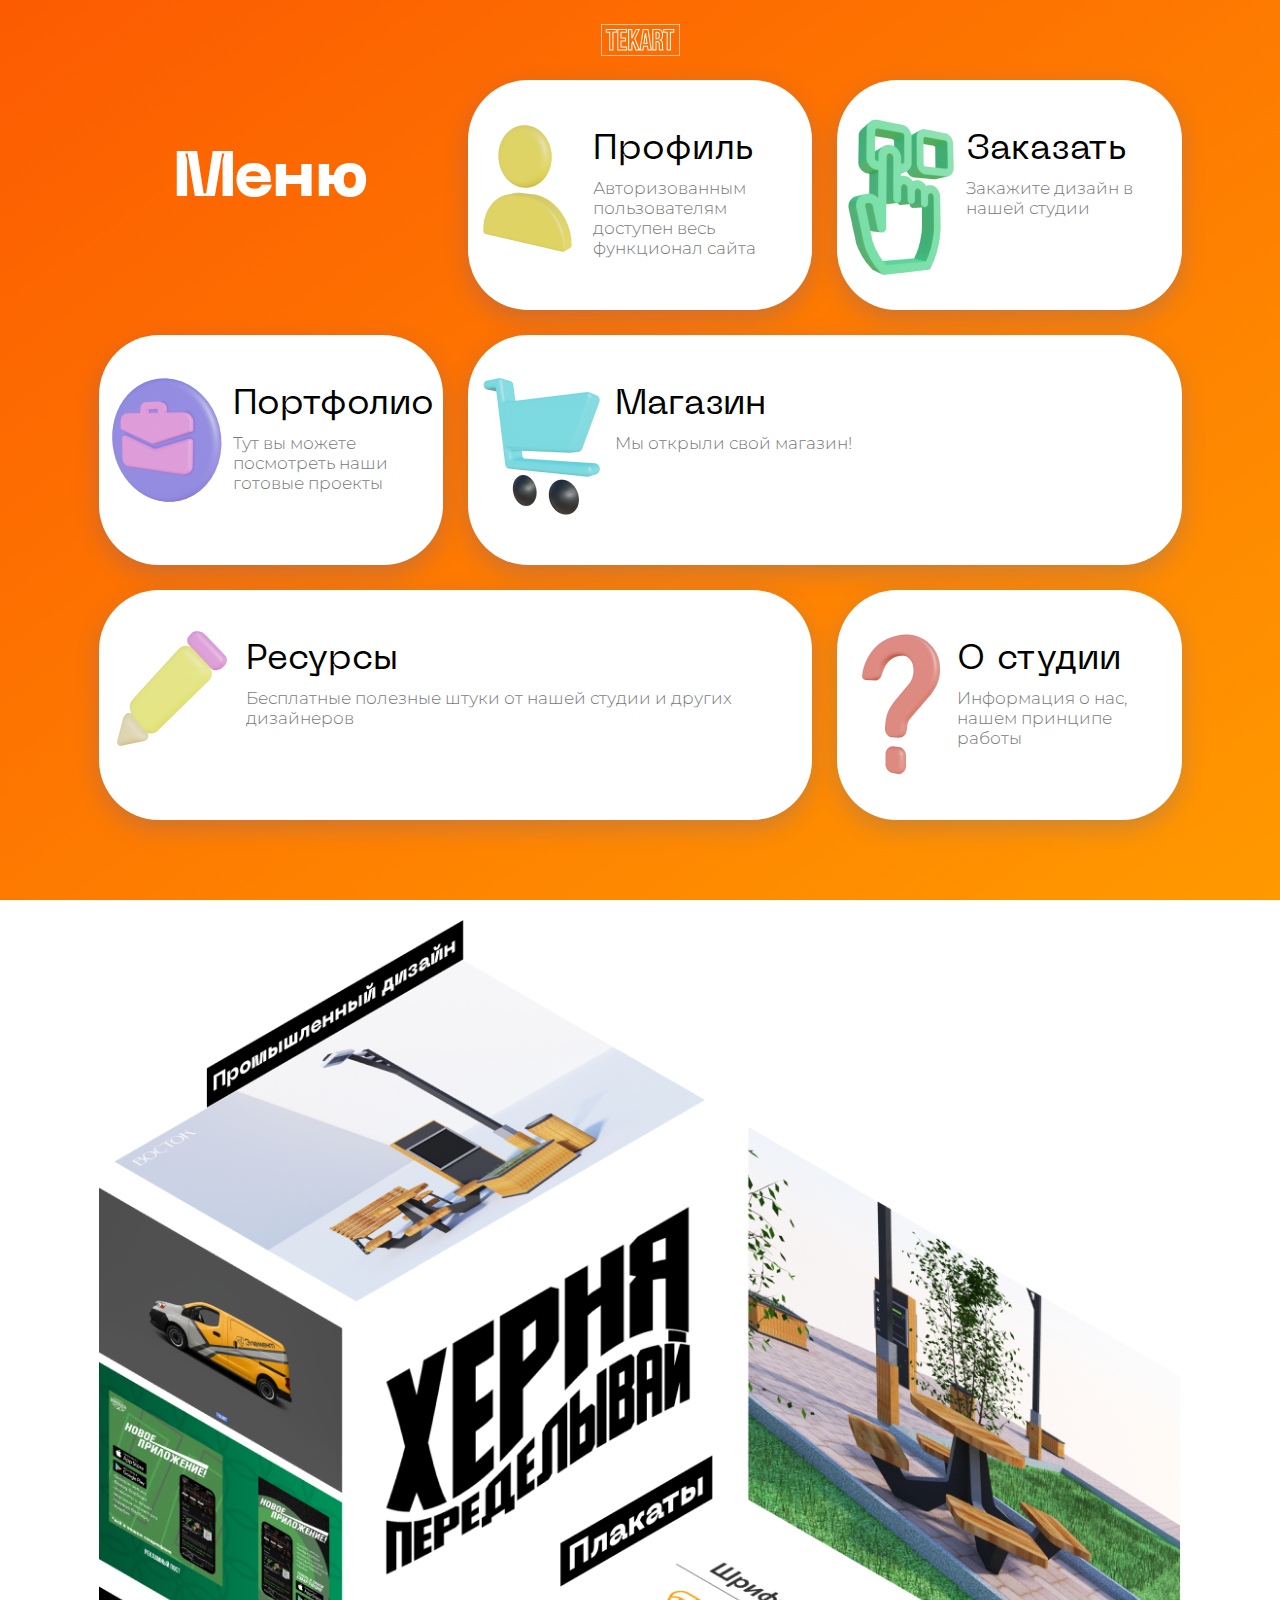
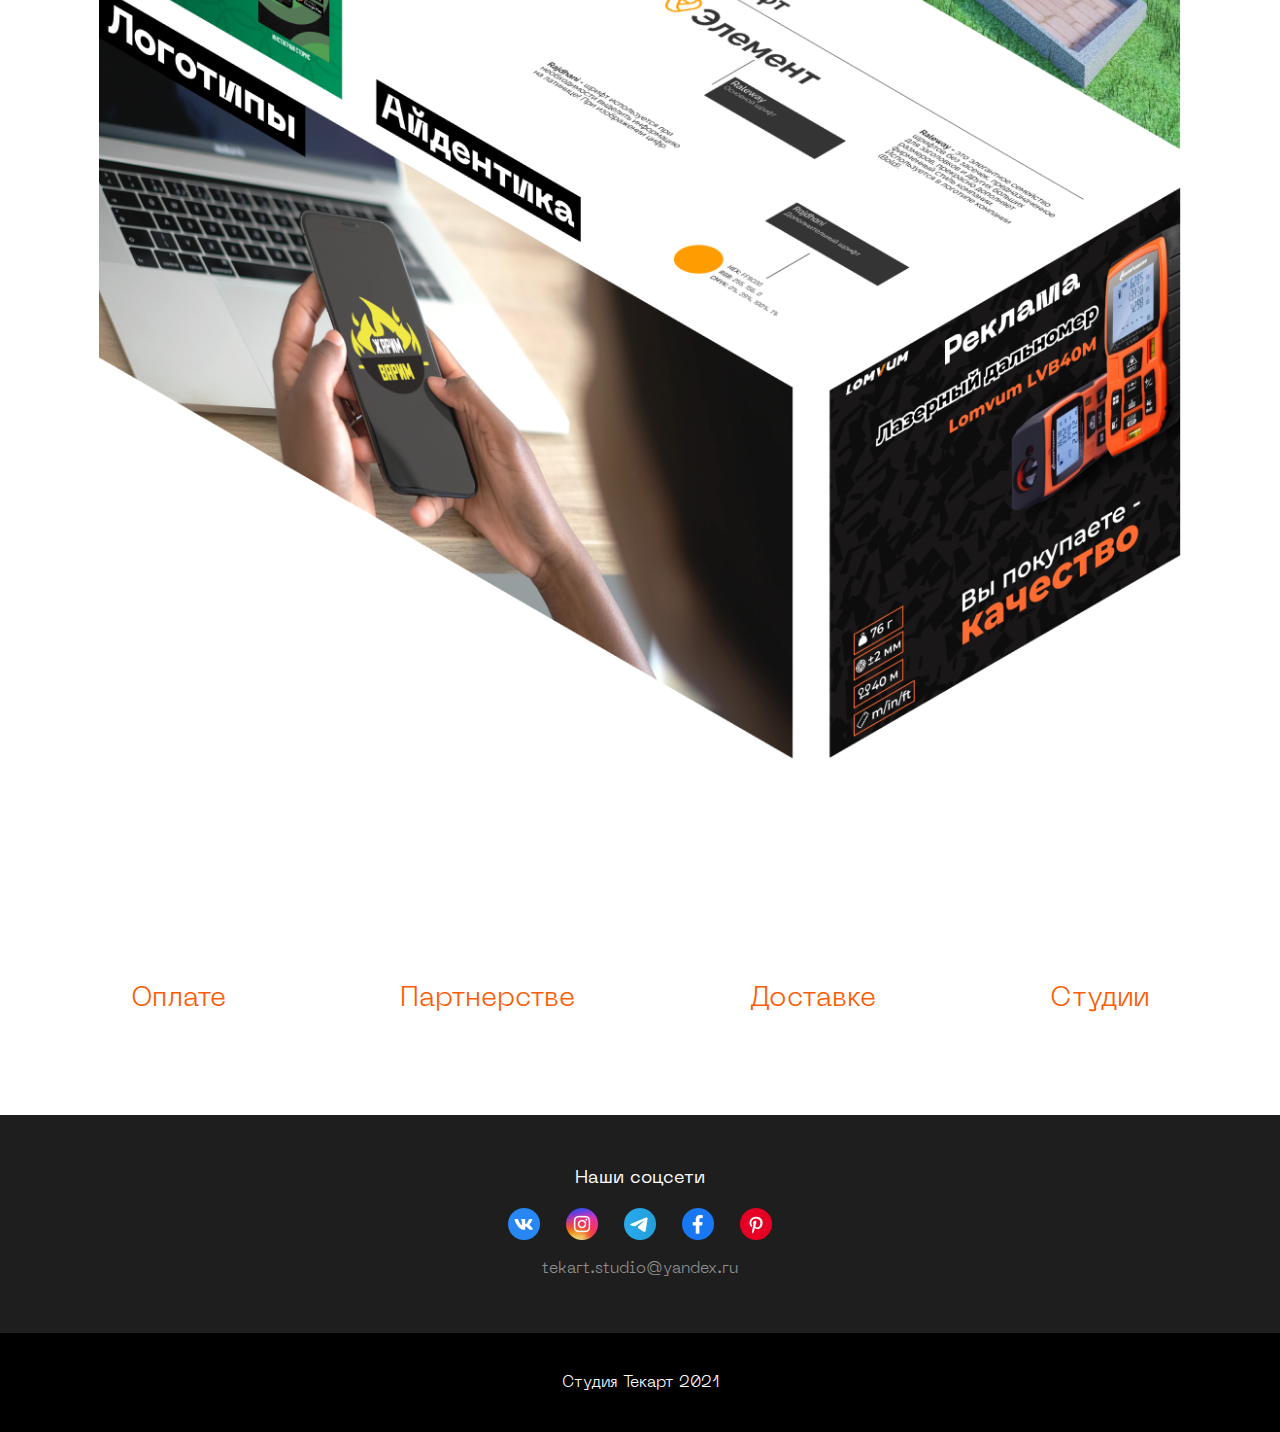
<file: index.html>
<!DOCTYPE html>
<html lang="en">

<head>
  <meta charset="UTF-8">
  <meta name="viewport" content="width=device-width, initial-scale=1.0">
  <title>Студия Текарт</title>
  <link rel="stylesheet" href="css/style.min.css">
</head>

<body class="body__main">
 <div class="container-pink"></div>
  <header class="header">
    <div class="container">
      <div class="header__inner">
        <a class="logo" href="#">
          <img src="images/Logo.svg" alt="">
        </a>
      </div>
    </div>
  </header>
  <div class="wrapper">
    <main class="main">

    <section class="menu">
        <div class="container">
          <div class="menu__box">
          <div class="menu__title">Меню</div>
          <a class="menu__link" href="user.html"><div class="menu__item">
            <img src="images/menu-icon/user.png" alt=""><div class="menu__info"> Профиль <p>Авторизованным пользователям <br> доступен весь функционал сайта </p></div>
          </div></a>
          <a class="menu__link" href="order.html"><div class="menu__item">
            <img src="images/menu-icon/choise.png" alt=""><div class="menu__info"> Заказать <p>Закажите дизайн в нашей студии</p></div>
          </div></a>
          <a class="menu__link" href=""><div class="menu__item">
            <img src="images/menu-icon/portfile.png" alt=""><div class="menu__info"> Портфолио <p>Тут вы можете посмотреть наши готовые проекты</p></div>
          </div></a>
          <a class="menu__link" href="shop.html"><div class="menu__item">
            <img src="images/menu-icon/basket.png" alt=""><div class="menu__info"> Магазин <p>Мы открыли свой магазин!</p></div>
          </div></a>
          <a class="menu__link" href="resources.html"><div class="menu__item">
            <img src="images/menu-icon/pencil.png" alt=""><div class="menu__info"> Ресурсы <p>Бесплатные полезные штуки от нашей студии и других дизайнеров</p></div>
          </div></a>
          <a class="menu__link" href="about.html"><div class="menu__item">
            <img src="images/menu-icon/about.png" alt=""><div class="menu__info">О студии <p>Информация о нас,<br> нашем принципе<br> работы</p></div>
          </div></a>
          </div>
        </div>
    </section>

    <section class="done">
      <div class="container">
        <img src="images/info_main.png" alt="">
      </div>
    </section>

    <section class="info">
      <div class="container">
        <h2 class="info__title">Возможно, вам нужна информация о</h2>
        <ul class="info__list">
          <li class="info__item"><a href="payment.html" class="info__link">Оплате</a></li>
          <li class="info__item"><a href="partner.html" class="info__link">Партнерстве</a></li>
          <li class="info__item"><a href="" class="info__link">Доставке</a></li>
          <li class="info__item"><a href="about.html" class="info__link">Студии</a></li>
        </ul>
      </div>
    </section>
       
    </main>
  </div>
    <footer class="footer">
      <div class="footer__content">
        <div class="container">
          <div class="footer__inner">
            <h2 class="footer__title">Наши соцсети</h2>
            <ul class="footer__social">
              <li class="footer__social-item">
                <a href="https://vk.com/false_techart" class="footer__social-link"><img src="images/social/VK.png" alt=""></a>
              </li>
              <li class="footer__social-item">
                <a href="https://www.instagram.com/tekart.ru/" class="footer__social-link"><img src="images/social/Instagram.png" alt=""></a>
              </li>
              <li class="footer__social-item">
                <a href="https://t.me/tekkkart" class="footer__social-link"><img src="images/social/Telegram.png" alt=""></a>
              </li>
              <li class="footer__social-item">
                <a href="https://www.facebook.com/groups/tekart" class="footer__social-link"><img src="images/social/Facebook.png" alt=""></a>
              </li>
              <li class="footer__social-item">
                <a href="https://www.pinterest.ru/tekartru" class="footer__social-link"><img src="images/social/Pinterest.png" alt=""></a>
              </li>
            </ul>
            <a href="mailto:tekart.studio@yandex.ru" class="footer__email">tekart.studio@yandex.ru</a>
          </div>
        </div>
      </div>
      <div class="footer__copyright">
        Студия Текарт 2021
      </div>
    </footer>

  </div>



  <script src="js/main.min.js"></script>
</body>

</html>
</file>
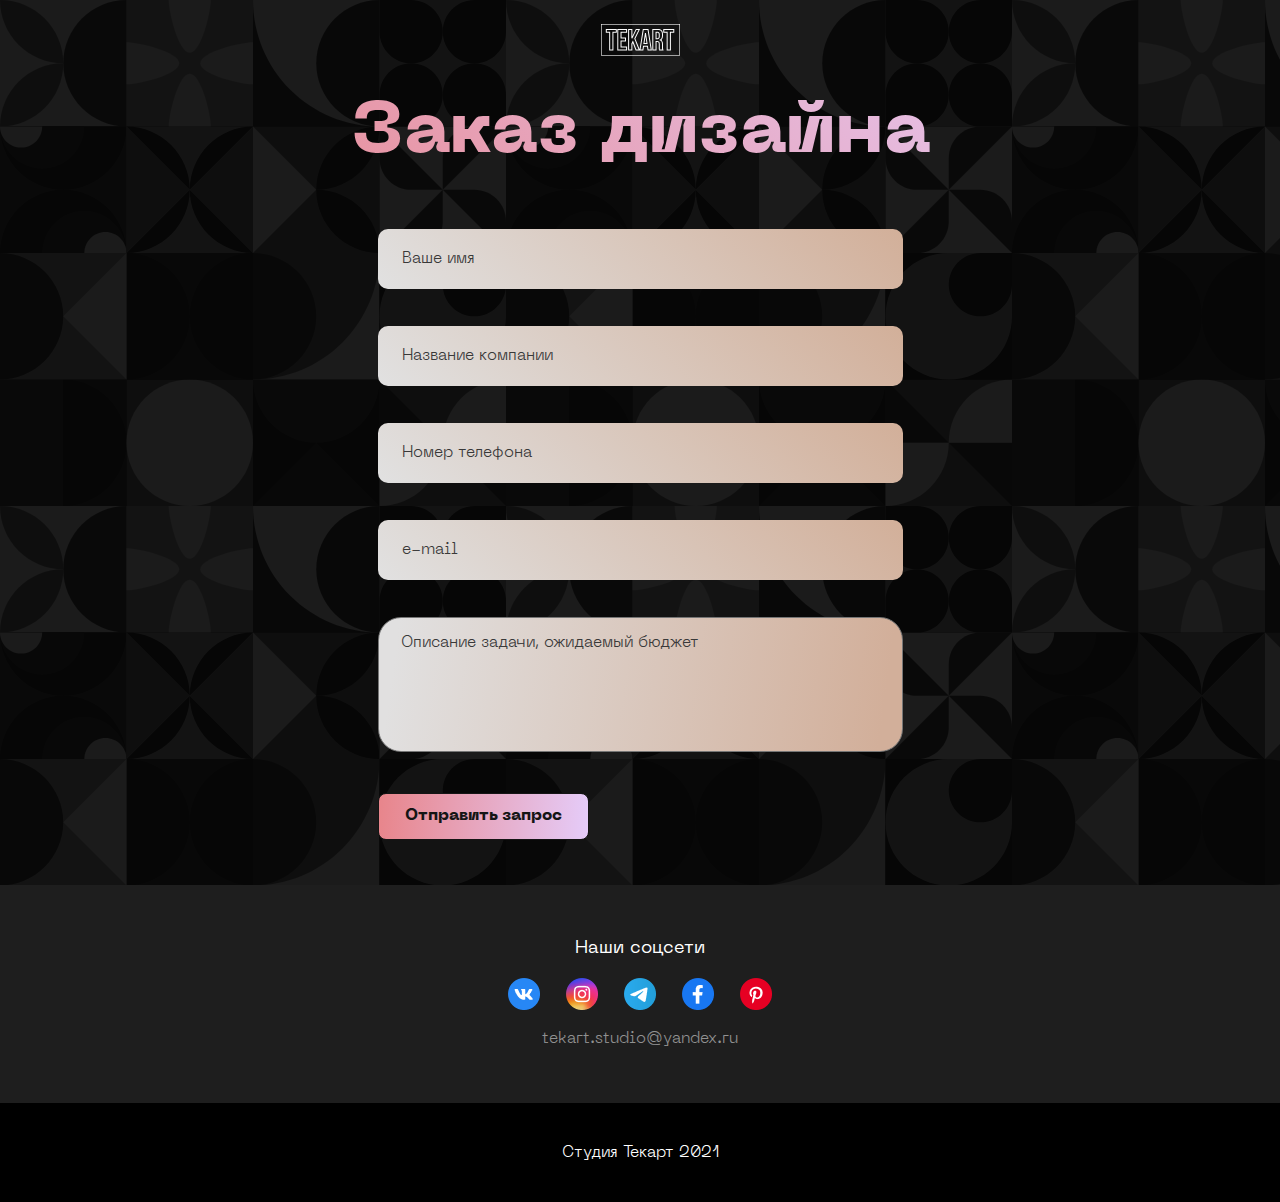
<file: order.html>
<!DOCTYPE html>
<html lang="en">

<head>
  <meta charset="UTF-8">
  <meta name="viewport" content="width=device-width, initial-scale=1.0">
  <title>Студия Текарт</title>
  <link rel="stylesheet" href="css/style.min.css">
</head>

<body class="body__about">

  <header class="header">
      <div class="header__inner">
        <div class="container">
        <a class="logo" href="#">
          <img src="images/Logo.svg" alt="">
        </a>
      </div>
    </div>
  </header>

  <div class="wrapper">
    <main class="main">
        <section class="order">
          <div class="container">
          <h2 class="order__title">Заказ дизайна</h2>
          <div class="container-form">
          <form class="order__form">
            <input class="order__form-input" placeholder="Ваше имя" type="text">
            <input class="order__form-input" placeholder="Название компании" type="text">
            <input class="order__form-input" placeholder="Номер телефона" type="tel">
            <input class="order__form-input" placeholder="e-mail" type="email">
            <textarea class="order__form-area" placeholder="Описание задачи, ожидаемый бюджет"></textarea>
            <button class="order__form-btn" type="submit" >Отправить запрос</button>
          </form>
          </div>
        </div>
        </section>
    </main>

    <footer class="footer">
      <div class="footer__content">
        <div class="container">
          <div class="footer__inner">
            <h2 class="footer__title">Наши соцсети</h2>
            <ul class="footer__social">
              <li class="footer__social-item">
                <a href="https://vk.com/false_techart" class="footer__social-link"><img src="images/social/VK.png" alt=""></a>
              </li>
              <li class="footer__social-item">
                <a href="https://www.instagram.com/tekart.ru/" class="https://www.instagram.com/tekart.ru/"><img src="images/social/Instagram.png" alt=""></a>
              </li>
              <li class="footer__social-item">
                <a href="https://t.me/tekkkart" class="footer__social-link"><img src="images/social/Telegram.png" alt=""></a>
              </li>
              <li class="footer__social-item">
                <a href="https://www.facebook.com/groups/tekart" class="footer__social-link"><img src="images/social/Facebook.png" alt=""></a>
              </li>
              <li class="footer__social-item">
                <a href="https://www.pinterest.ru/tekartru" class="footer__social-link"><img src="images/social/Pinterest.png" alt=""></a>
              </li>
            </ul>
            <a href="mailto:tekart.studio@yandex.ru" class="footer__email">tekart.studio@yandex.ru</a>
          </div>
        </div>
      </div>
      <div class="footer__copyright">
        Студия Текарт 2021
      </div>
    </footer>
  </div>



  <script src="js/main.min.js"></script>
</body>

</html>
</file>
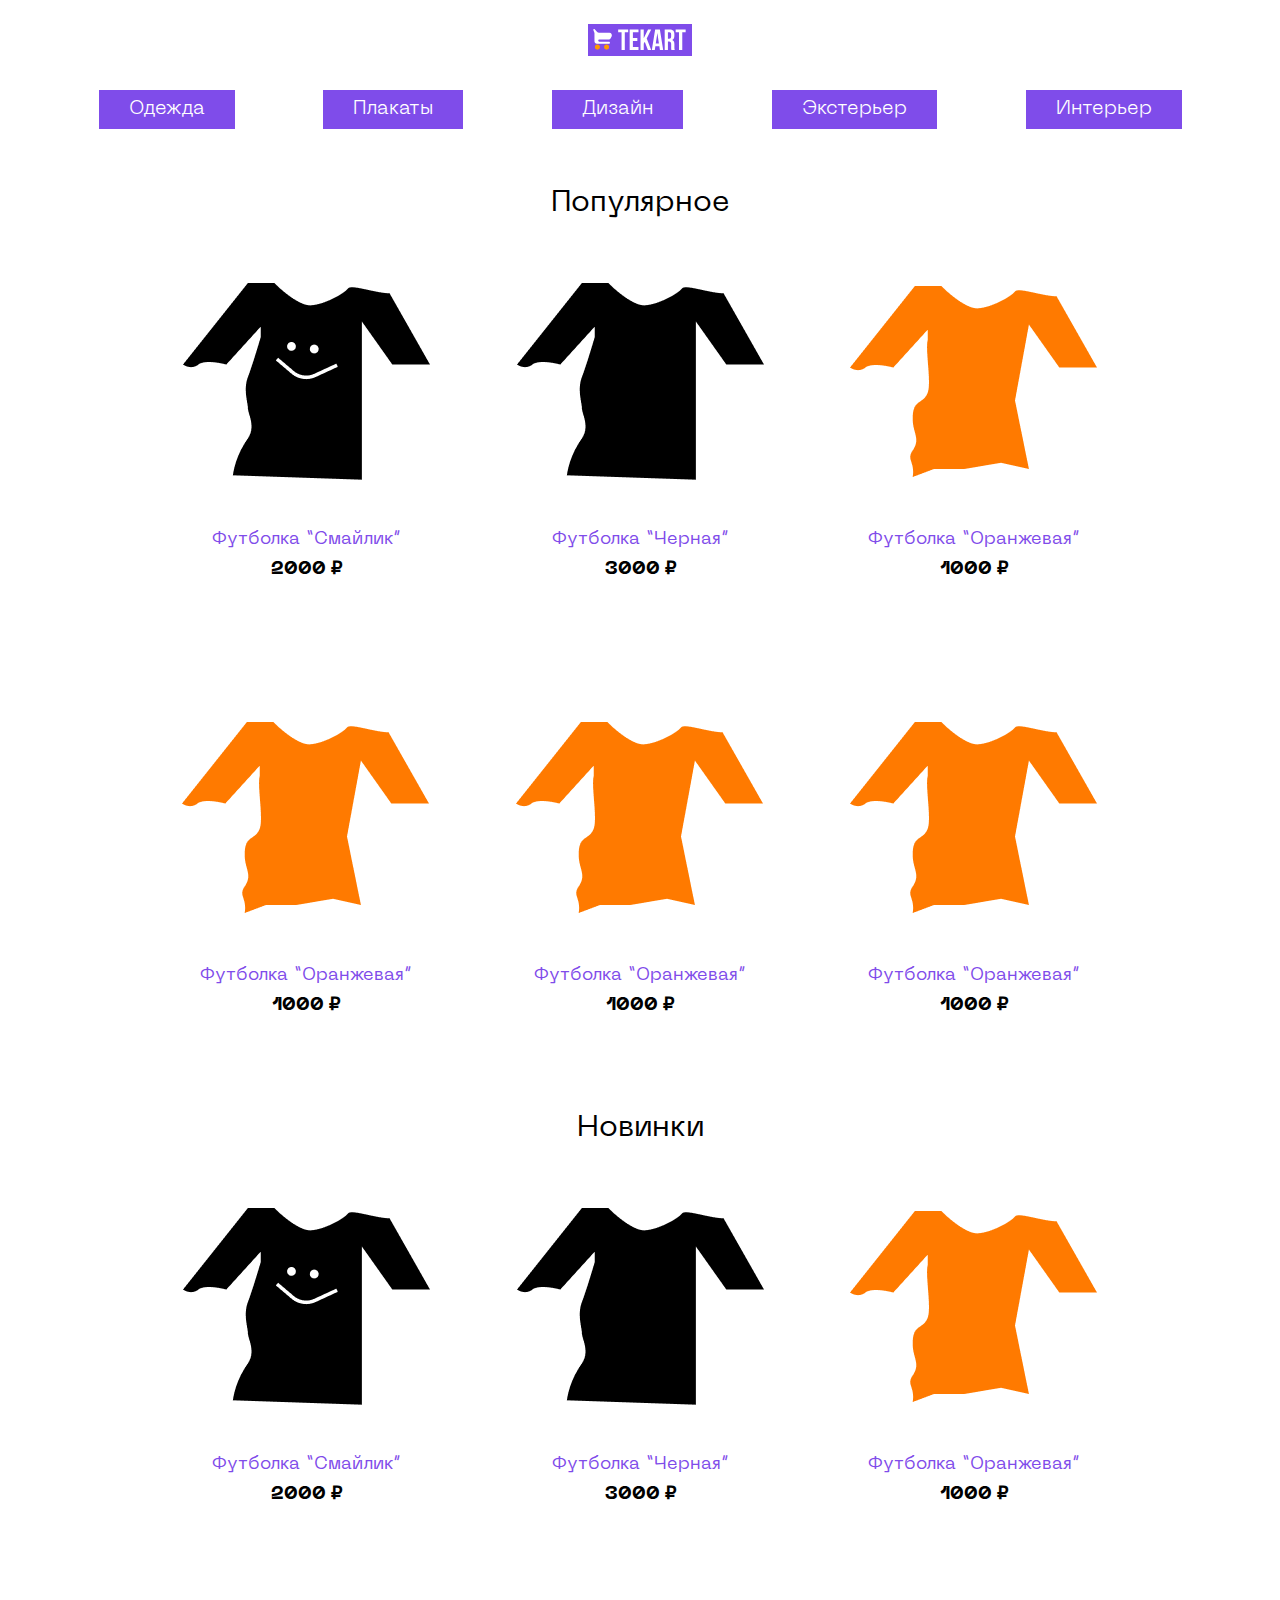
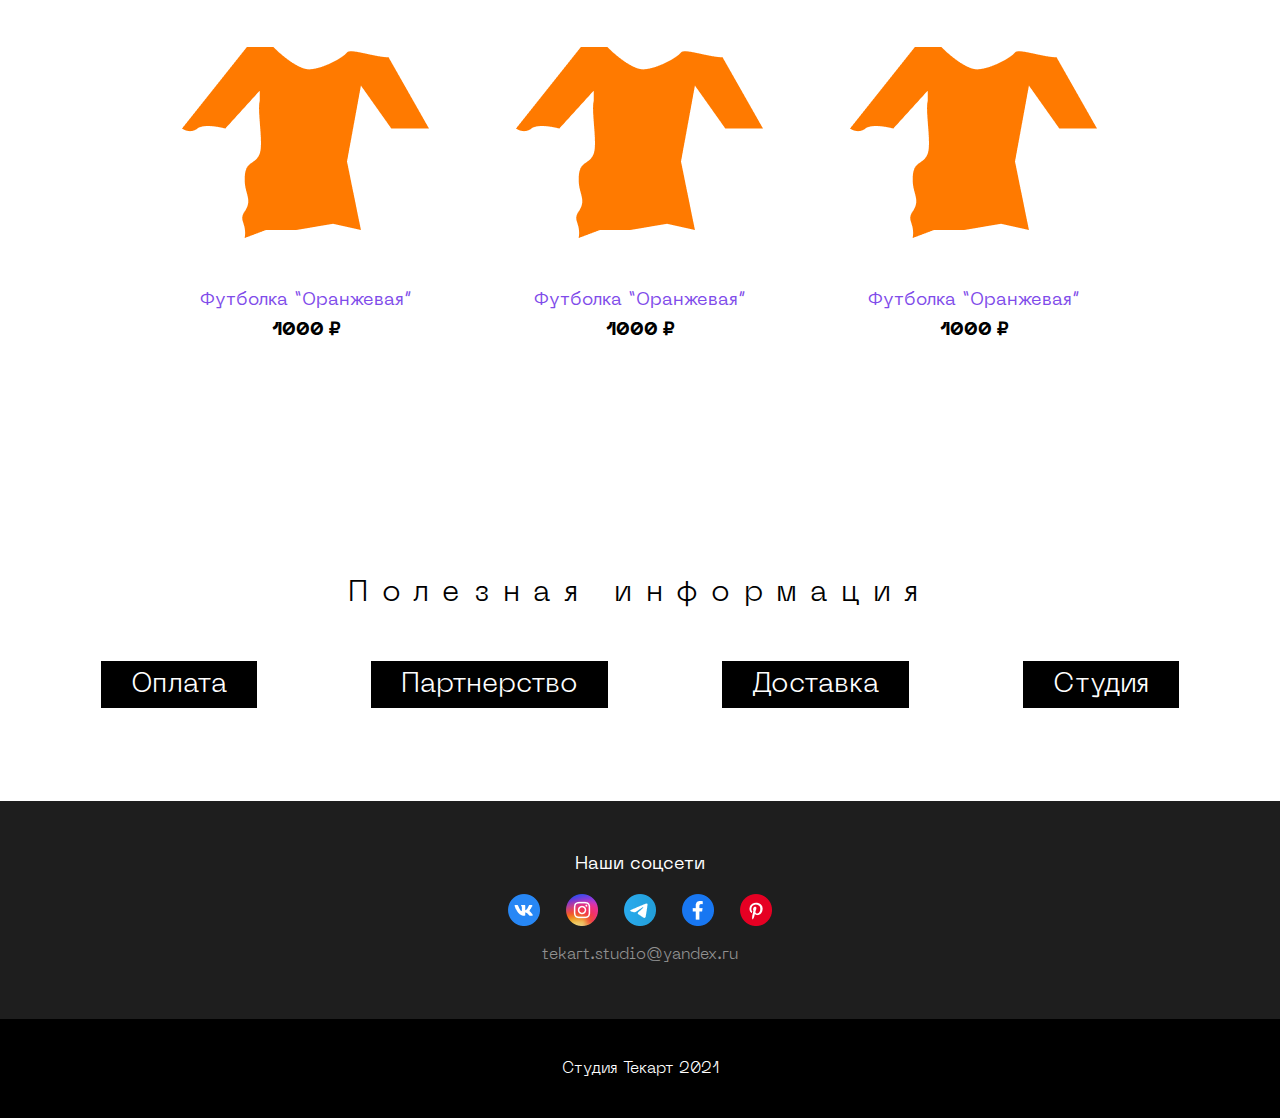
<file: shop.html>
<!DOCTYPE html>
<html lang="en">

<head>
  <meta charset="UTF-8">
  <meta name="viewport" content="width=device-width, initial-scale=1.0">
  <title>Студия Текарт</title>
  <link rel="stylesheet" href="css/style.min.css">
</head>

<body>

  <header class="header">
    <div class="container">
      <div class="header__inner">
        <a class="logo" href="#">
          <img src="images/Logo_shop.svg" alt="">
        </a>
      </div>
    </div>
  </header>
  <div class="wrapper">

    <section class="navigation navigation--shop">
      <div class="container">
        <nav class="navigation__container">
          <ul class="navigation__list">
            <li class="navigation__list-item">
              <a href="" class="navigation__link navigation__link--shop">Одежда</a>
            </li>
            <li class="navigation__list-item">
              <a href="" class="navigation__link navigation__link--shop">Плакаты</a>
              <ul class="submenu">
                <li><a class="submenu__link" href="">Постеры</a></li>
                <li><a class="submenu__link" href="">Карты</a></li>
                <li><a class="submenu__link" href="">Инструкции</a></li>
              </ul>
            </li>
            <li class="navigation__list-item">
              <a href="" class="navigation__link navigation__link--shop">Дизайн</a>
              <ul class="submenu">
                <li><a class="submenu__link" href="">Шрифты</a></li>
                <li><a class="submenu__link" href="">Паттерны</a></li>
                <li><a class="submenu__link" href="">Иконки</a></li>
              </ul>
            </li>
            <li class="navigation__list-item">
              <a href="" class="navigation__link navigation__link--shop">Экстерьер</a>
            </li>
            <li class="navigation__list-item">
              <a href="" class="navigation__link navigation__link--shop">Интерьер</a>
            </li>
          </ul>
        </nav>
      </div>
    </section>

    <main class="main">
      <div class="container-shop">
        <h2 class="shop-title">Популярное</h2>
        <div class="catalog">
          <div class="catalog__item">
            <a href="#" class="product">
              <img class="product__img" src="images/content/Smile.png" alt="">
              <div class="product__content">
                <h3 class="product__title">Футболка “Смайлик”</h3>
                <div class="product__info">2000 &#8381;</div>
              </div>
            </a>
          </div>
          <div class="catalog__item">
            <a href="#" class="product">
              <img class="product__img" src="images/content/black.png" alt="">
              <div class="product__content">
                <h3 class="product__title">Футболка “Черная”</h3>
                <div class="product__info">3000 &#8381;</div>
              </div>
            </a>
          </div>
          <div class="catalog__item">
            <a href="#" class="product">
              <img class="product__img" src="images/content/orange.png" alt="">
              <div class="product__content">
                <h3 class="product__title">Футболка “Оранжевая”</h3>
                <div class="product__info">1000 &#8381;</div>
              </div>
            </a>
          </div>
          <div class="catalog__item">
            <a href="#" class="product">
              <img class="product__img" src="images/content/orange.png" alt="">
              <div class="product__content">
                <h3 class="product__title">Футболка “Оранжевая”</h3>
                <div class="product__info">1000 &#8381;</div>
              </div>
            </a>
          </div>
          <div class="catalog__item">
            <a href="#" class="product">
              <img class="product__img" src="images/content/orange.png" alt="">
              <div class="product__content">
                <h3 class="product__title">Футболка “Оранжевая”</h3>
                <div class="product__info">1000 &#8381;</div>
              </div>
            </a>
          </div>
          <div class="catalog__item">
            <a href="#" class="product">
              <img class="product__img" src="images/content/orange.png" alt="">
              <div class="product__content">
                <h3 class="product__title">Футболка “Оранжевая”</h3>
                <div class="product__info">1000 &#8381;</div>
              </div>
            </a>
          </div>
        </div>

        <h2 class="shop-title">Новинки</h2>
        <div class="catalog">
          <div class="catalog__item">
            <a href="#" class="product">
              <img class="product__img" src="images/content/Smile.png" alt="">
              <div class="product__content">
                <h3 class="product__title">Футболка “Смайлик”</h3>
                <div class="product__info">2000 &#8381;</div>
              </div>
            </a>
          </div>
          <div class="catalog__item">
            <a href="#" class="product">
              <img class="product__img" src="images/content/black.png" alt="">
              <div class="product__content">
                <h3 class="product__title">Футболка “Черная”</h3>
                <div class="product__info">3000 &#8381;</div>
              </div>
            </a>
          </div>
          <div class="catalog__item">
            <a href="#" class="product">
              <img class="product__img" src="images/content/orange.png" alt="">
              <div class="product__content">
                <h3 class="product__title">Футболка “Оранжевая”</h3>
                <div class="product__info">1000 &#8381;</div>
              </div>
            </a>
          </div>
          <div class="catalog__item">
            <a href="#" class="product">
              <img class="product__img" src="images/content/orange.png" alt="">
              <div class="product__content">
                <h3 class="product__title">Футболка “Оранжевая”</h3>
                <div class="product__info">1000 &#8381;</div>
              </div>
            </a>
          </div>
          <div class="catalog__item">
            <a href="#" class="product">
              <img class="product__img" src="images/content/orange.png" alt="">
              <div class="product__content">
                <h3 class="product__title">Футболка “Оранжевая”</h3>
                <div class="product__info">1000 &#8381;</div>
              </div>
            </a>
          </div>
          <div class="catalog__item">
            <a href="#" class="product">
              <img class="product__img" src="images/content/orange.png" alt="">
              <div class="product__content">
                <h3 class="product__title">Футболка “Оранжевая”</h3>
                <div class="product__info">1000 &#8381;</div>
              </div>
            </a>
          </div>
        </div>
     </div>
       <section class="info">
        <div class="container">
          <h3 class="shop__info-title">Полезная информация</h3>
          <ul class="info__list">
            <li class="info__item"><a href="payment.html" class="info__link info__link--shop">Оплата</a></li>
            <li class="info__item"><a href="partner.html" class="info__link info__link--shop">Партнерство</a></li>
            <li class="info__item"><a href="" class="info__link info__link--shop">Доставка</a></li>
            <li class="info__item"><a href="" class="info__link info__link--shop">Студия</a></li>
          </ul>
        </div>
      </section>
    </main>

    <footer class="footer">
      <div class="footer__content">
        <div class="container">
          <div class="footer__inner">
            <h2 class="footer__title">Наши соцсети</h2>
            <ul class="footer__social">
              <li class="footer__social-item">
                <a href="https://vk.com/false_techart" class="footer__social-link"><img src="images/social/VK.png" alt=""></a>
              </li>
              <li class="footer__social-item">
                <a href="https://www.instagram.com/tekart.ru/" class="https://www.instagram.com/tekart.ru/"><img src="images/social/Instagram.png" alt=""></a>
              </li>
              <li class="footer__social-item">
                <a href="https://t.me/tekkkart" class="footer__social-link"><img src="images/social/Telegram.png" alt=""></a>
              </li>
              <li class="footer__social-item">
                <a href="https://www.facebook.com/groups/tekart" class="footer__social-link"><img src="images/social/Facebook.png" alt=""></a>
              </li>
              <li class="footer__social-item">
                <a href="https://www.pinterest.ru/tekartru" class="footer__social-link"><img src="images/social/Pinterest.png" alt=""></a>
              </li>
            </ul>
            <a href="mailto:tekart.studio@yandex.ru" class="footer__email">tekart.studio@yandex.ru</a>
          </div>
        </div>
      </div>
      <div class="footer__copyright">
        Студия Текарт 2021
      </div>
    </footer>

  </div>



  <script src="js/main.min.js"></script>
</body>

</html>
</file>
<file: css/style.min.css>
@import url("https://fonts.googleapis.com/css2?family=Montserrat:wght@100;200;300;400;500;600;700;800;900&display=swap");@font-face{font-family:'NeueMachina';src:url("../fonts/NeueMachina-Light.eot");src:local("☺"),url("../fonts/NeueMachina-Light.woff") format("woff"),url("fonts/NeueMachina-Light.ttf") format("truetype"),url("fonts/NeueMachina-Light.svg") format("svg");font-weight:300;font-style:normal}@font-face{font-family:'NeueMachina';src:url("../fonts/NeueMachina-Regular.eot");src:local("☺"),url("../fonts/NeueMachina-Regular.woff") format("woff"),url("fonts/NeueMachina-Regular.ttf") format("truetype"),url("fonts/NeueMachina-Regular.svg") format("svg");font-weight:normal;font-style:normal}@font-face{font-family:'NeueMachina';src:url("../fonts/NeueMachina-Ultrabold.eot");src:local("☺"),url("../fonts/NeueMachina-Ultrabold.woff") format("woff"),url("fonts/NeueMachina-Ultrabold.ttf") format("truetype"),url("fonts/NeueMachina-Ultrabold.svg") format("svg");font-weight:800;font-style:normal}html{-webkit-box-sizing:border-box;box-sizing:border-box}*,*::after,*::before{-webkit-box-sizing:inherit;box-sizing:inherit}ul[class],ol[class]{padding:0}body,h1,h2,h3,h4,h5,h6,p,ul,ol,li,figure,figcaption,blockquote,dl,dd{margin:0}ul[class]{list-style:none}img{max-width:100%;display:block}input,button,textarea,select{font:inherit}a{text-decoration:none}html,body{height:100%;font-family:'NeueMachina'}.body__main{background:#F13EEC fixed;background:-webkit-gradient(linear, left top, right bottom, from(#FC5B01), to(#f90)) fixed;background:-o-linear-gradient(top left, #FC5B01, #f90) fixed;background:linear-gradient(to bottom right, #FC5B01, #f90) fixed;background-repeat:no-repeat}.body__order{background-color:#151515}.body__resources{background-color:#FFFFFF}.body__about{background-image:url(../images/background.svg)}.container-form{max-width:525px;margin:0 auto}.container-resources{max-width:819px;margin:0 auto}.container-shop{max-width:970px;margin:0 auto}.wrapper{display:-webkit-box;display:-ms-flexbox;display:flex;-webkit-box-orient:vertical;-webkit-box-direction:normal;-ms-flex-direction:column;flex-direction:column;min-height:100%}.main{-webkit-box-flex:1;-ms-flex:1 0 auto;flex:1 0 auto}.footer{-webkit-box-flex:0;-ms-flex:0 0 auto;flex:0 0 auto}.container{max-width:1113px;margin:0 auto;padding:0 15px}.info-title{margin-top:50px;margin-bottom:60px;text-align:center;font-weight:normal;font-size:48px;line-height:46px;color:#000000}.content-link{color:#0047FF}.content-info{padding-bottom:35px;font-family:Montserrat;font-weight:normal;font-size:18px}.info-content{margin-bottom:40px;font-family:Montserrat;font-style:normal;font-weight:normal;font-size:18px;line-height:135%;color:#000000}.content-title{margin-bottom:13px;font-family:Montserrat;font-style:normal;font-weight:600;font-size:18px;line-height:135%;color:#000000}.content-title--attention{margin-top:50px;font-weight:500;padding-left:28px;position:relative}.content-title--attention::before{content:'';background-image:url(../images/menu-icon/attentation.svg);position:absolute;bottom:3px;left:0px;width:25px;height:19px}.navigation{margin-top:10px}.navigation__list{display:-webkit-box;display:-ms-flexbox;display:flex;-webkit-box-pack:justify;-ms-flex-pack:justify;justify-content:space-between;-ms-flex-wrap:nowrap;flex-wrap:nowrap}.navigation__list-item{-webkit-box-flex:0;-ms-flex:0 0 auto;flex:0 0 auto}.navigation__link{display:-webkit-box;display:-ms-flexbox;display:flex;padding:10px 30px;font-weight:300;font-size:20px;line-height:19px;color:#FFFFFF;border-radius:6px;background-color:#FC5B01;-webkit-transition:.3s;-o-transition:.3s;transition:.3s}.navigation__link:hover{background-color:#FF9900;border-radius:10px}.navigation__link--shop{background-color:#7F4CEA;border-radius:0}.navigation__link--shop:hover{background-color:#FC5B01;border-radius:0}.navigation--shop{margin-bottom:60px}.submenu{-webkit-box-shadow:2px 3px 10px rgba(0,0,0,0.5);box-shadow:2px 3px 10px rgba(0,0,0,0.5);background-color:#fff;text-align:center;position:absolute;display:none}.submenu__link{display:block;font-weight:300;padding:15px;font-size:20px;line-height:19px;color:#FC5B01;-webkit-transition:0.3s;-o-transition:0.3s;transition:0.3s}.submenu__link:hover{color:#fff;background:#FF9900}.navigation__list-item:hover .submenu{display:block}.header__inner{display:-webkit-box;display:-ms-flexbox;display:flex;-webkit-box-align:center;-ms-flex-align:center;align-items:center;height:80px}.logo{margin:auto}.footer__content{background-color:#1E1E1E;padding:50px 0 50px}.footer__title{text-align:center;color:#FFFFFF;font-weight:normal;font-size:18px;line-height:28px;margin-bottom:12px}.footer__social{-webkit-box-pack:center;-ms-flex-pack:center;justify-content:center;display:-webkit-box;display:-ms-flexbox;display:flex;margin-right:20px}.footer__social-item{margin-left:20px;border:3px solid transparent;border-radius:50px;-webkit-transition:0.3s;-o-transition:0.3s;transition:0.3s}.footer__social-item:hover{border:3px solid #FC5B01}.footer__email{display:block;text-align:center;font-weight:300;font-size:16px;line-height:28px;color:#919191;margin-top:12px;-webkit-transition:0.3s;-o-transition:0.3s;transition:0.3s}.footer__email:hover{color:#FFFFFF}.footer__copyright{background-color:#000;color:#FFFFFF;font-style:16px;font-weight:300;text-align:center;padding:42px 10px 41px}.menu__box{display:-ms-grid;display:grid;-ms-grid-columns:1fr 1fr 1fr;grid-template-columns:1fr 1fr 1fr;-ms-grid-rows:230px 230px 230px;grid-template-rows:230px 230px 230px;grid-gap:25px}.menu__title{color:#ffffff;text-align:center;vertical-align:center;font-weight:800;font-size:64px;line-height:200px}.menu__item{display:-webkit-box;display:-ms-flexbox;display:flex}.menu__link{color:#000000;font-weight:normal;font-size:36px;line-height:35px;background-color:#ffffff;-webkit-box-shadow:0px 8px 24px rgba(0,87,255,0.2);box-shadow:0px 8px 24px rgba(0,87,255,0.2);border-radius:60px;-webkit-transition:0.3s;-o-transition:0.3s;transition:0.3s}.menu__link p{margin-top:10px;color:#797979;font-family:Montserrat;font-style:normal;font-weight:300;font-size:17px;line-height:20px}.menu__link:hover{background-color:#1C1C1C;color:#ffffff}.menu__link:hover p{color:#A4A4A4}.menu__link:nth-child(5){-ms-grid-column:2;-ms-grid-column-span:2;grid-column:2 / 4}.menu__link:nth-child(6){-ms-grid-column:1;-ms-grid-column-span:2;grid-column:1 / 3}.menu__info{margin-top:53px;margin-left:5px}.menu img{margin-top:35px;margin-left:5px}.done{margin-top:100px}.info{margin-top:140px}.info__title{text-align:center;font-weight:300;font-size:35px;line-height:33px;color:#FFFFFF}.info__list{display:-webkit-box;display:-ms-flexbox;display:flex;-ms-flex-wrap:wrap;flex-wrap:wrap;-webkit-box-pack:justify;-ms-flex-pack:justify;justify-content:space-between;margin-top:50px;margin-bottom:100px}.info__link{font-weight:300;font-size:28px;line-height:33px;color:#FC5B01;padding:10px 30px;background-color:#ffffff;border:2px solid #FFFFFF;-webkit-box-sizing:border-box;box-sizing:border-box;border-radius:50px;-webkit-transition:0.3s;-o-transition:0.3s;transition:0.3s}.info__link:hover{color:#ffffff;background:none}.info__link--shop{border-radius:0;color:#fff;background-color:#000}.info__link--shop:hover{border-color:black;color:#000}.order{padding-top:20px;padding-bottom:45px}.order__title{text-align:center;font-weight:800;font-size:72px;line-height:69px;background:-o-linear-gradient(45deg, #E8858B, #E5CDFB);background:linear-gradient(45deg, #E8858B, #E5CDFB);-webkit-background-clip:text;-webkit-text-fill-color:transparent}.order__form{padding-top:60px}.order__form-input{background:-o-linear-gradient(45deg, #E1E1E1, #D2AF99);background:linear-gradient(45deg, #E1E1E1, #D2AF99);border:none;border-radius:10px;margin-bottom:37px;width:100%;padding:22px 24px}.order__form-input::-webkit-input-placeholder{font-size:16px;font-weight:300;line-height:15px;color:#393939}.order__form-input::-moz-placeholder{font-size:16px;font-weight:300;line-height:15px;color:#393939}.order__form-input:-ms-input-placeholder{font-size:16px;font-weight:300;line-height:15px;color:#393939}.order__form-input::-ms-input-placeholder{font-size:16px;font-weight:300;line-height:15px;color:#393939}.order__form-input::placeholder{font-size:16px;font-weight:300;line-height:15px;color:#393939}.order__form-imput:active,.order :hover,.order :focus{outline:0;outline-offset:0}.order__form-area{width:100%;margin-bottom:37px;background:-o-linear-gradient(351.99deg, #E1E0E0 3.81%, #D2AF9A 95.55%);background:linear-gradient(98.01deg, #E1E0E0 3.81%, #D2AF9A 95.55%);border-radius:23px;min-height:135px;padding:18px 22px;resize:none}.order__form-area::-webkit-input-placeholder{font-weight:300;font-size:16px;line-height:15px;color:#393939}.order__form-area::-moz-placeholder{font-weight:300;font-size:16px;line-height:15px;color:#393939}.order__form-area:-ms-input-placeholder{font-weight:300;font-size:16px;line-height:15px;color:#393939}.order__form-area::-ms-input-placeholder{font-weight:300;font-size:16px;line-height:15px;color:#393939}.order__form-area::placeholder{font-weight:300;font-size:16px;line-height:15px;color:#393939}.order__form-btn{background:-o-linear-gradient(357.47deg, #E8858B 0%, #E5CBF8 99.48%);background:linear-gradient(92.53deg, #E8858B 0%, #E5CBF8 99.48%);border-radius:8px;font-weight:800;font-size:16px;line-height:15px;padding:15px 26px;border:1px solid #151515;color:#151515;cursor:pointer;-webkit-transition:0.5s;-o-transition:0.5s;transition:0.5s}.order__form-btn:hover{background:#151515;color:white;border:1px solid #C7C7C7}.resources__title{margin-top:35px;font-weight:800;font-size:36px;line-height:35px;text-align:center}.resources__icon-title{font-weight:normal;font-size:18px;line-height:17px;text-align:center}.resources__icon{margin-top:65px}.resources__box-icon{display:-ms-grid;display:grid;-ms-grid-columns:1fr 1fr 1fr;grid-template-columns:1fr 1fr 1fr;-ms-grid-rows:210px 210px;grid-template-rows:210px 210px;grid-gap:63px 53px;margin-top:30px}.resources__icon-link{text-align:center;border-radius:20px;border:3px solid #FFFFFF;-webkit-transition:0.4s;-o-transition:0.4s;transition:0.4s;font-weight:800;font-size:18px;line-height:17px}.resources__icon-link:hover{border-color:black;background-color:#FFFFFF;color:black}.resources__icon-link--weather{background-color:#62B4EF;color:#FFFFFF}.resources__icon-link--weather img{margin:34px auto 28px}.resources__icon-link--social{background-color:#7FEe3B;color:#FFFFFF}.resources__icon-link--social img{margin:26px auto 21px}.resources__icon-link--logo{background-color:#EFC73B;color:#FFFFFF}.resources__icon-link--logo img{margin:58px auto 50px}.resources__icon-link--manipulative{background-color:black;color:#FFFFFF}.resources__icon-link--manipulative svg{margin:25px auto 28px}.shop-title{text-align:center;font-style:normal;font-weight:normal;font-size:30px;line-height:29px;margin-bottom:24px}.shop__info-title{margin-top:50px;text-align:center;font-weight:300;font-size:30px;line-height:29px;letter-spacing:0.445em;color:#000000;margin-bottom:60px}.catalog{display:-webkit-box;display:-ms-flexbox;display:flex;-ms-flex-wrap:wrap;flex-wrap:wrap;-webkit-box-pack:justify;-ms-flex-pack:justify;justify-content:space-between}.catalog__item{width:calc 33.33333%;margin-bottom:100px}.product{display:block}.product:hover h3{color:#FC5B01;text-decoration:underline}.product__img{display:block;margin:0 auto 10px}.product__title{text-align:center;margin-bottom:13px;font-style:normal;font-weight:normal;font-size:18px;line-height:17px;color:#7F4CEA}.product__info{font-weight:800;font-size:18px;line-height:17px;text-align:center;color:#000}.preview-title{margin-top:100px;text-align:center;font-weight:800;line-height:100px;font-size:72px;color:#FFFFFF;-webkit-transition:0.5s;-o-transition:0.5s;transition:0.5s;position:relative}.preview-title:hover{letter-spacing:0.08em;color:#FF00B8}.about__content_1{-webkit-transform:translate(0px, 120%);-ms-transform:translate(0px, 120%);transform:translate(0px, 120%);-webkit-transition:1s;-o-transition:1s;transition:1s;padding-top:600px;opacity:0;font-weight:800;line-height:49px;-webkit-transform:matrix(1, -0.58, 0, 0.89, 0, 0);-ms-transform:matrix(1, -0.58, 0, 0.89, 0, 0);transform:matrix(1, -0.58, 0, 0.89, 0, 0);font-size:48px;-webkit-animation:text 5s ease infinite;animation:text 5s ease infinite;-webkit-animation-direction:alternate;animation-direction:alternate;color:#FF00B8}.two{color:#FFFFFF}.about__content_2{-webkit-transform:translate(0px, 120%);-ms-transform:translate(0px, 120%);transform:translate(0px, 120%);-webkit-transition:1s;-o-transition:1s;transition:1s;opacity:0;padding-top:200px;padding-bottom:400px;font-weight:800;line-height:49px;-webkit-transform:matrix(1, -0.58, 0, 0.89, 0, 0);-ms-transform:matrix(1, -0.58, 0, 0.89, 0, 0);transform:matrix(1, -0.58, 0, 0.89, 0, 0);color:#FFFFFF;font-size:48px;-webkit-animation:text 7s ease infinite;animation:text 7s ease infinite;-webkit-animation-direction:alternate;animation-direction:alternate;color:#FFFFFF}.two_2{color:#FF00B8}._active{opacity:1;padding-top:200px;-webkit-transform:translate(0px, 0px);-ms-transform:translate(0px, 0px);transform:translate(0px, 0px);-webkit-transform:matrix(1, -0.58, 0, 0.89, 0, 0);-ms-transform:matrix(1, -0.58, 0, 0.89, 0, 0);transform:matrix(1, -0.58, 0, 0.89, 0, 0)}.arrow{-webkit-transition:.8s;-o-transition:.8s;transition:.8s;margin-top:53px;display:-webkit-box;display:-ms-flexbox;display:flex;-webkit-box-pack:center;-ms-flex-pack:center;justify-content:center;-webkit-animation:arrow 1s ease infinite;animation:arrow 1s ease infinite;-webkit-animation-direction:alternate;animation-direction:alternate}@-webkit-keyframes arrow{0%{-webkit-transform:translate(0px, 0px);transform:translate(0px, 0px)}100%{-webkit-transform:translate(0px, 100px);transform:translate(0px, 100px)}}@keyframes arrow{0%{-webkit-transform:translate(0px, 0px);transform:translate(0px, 0px)}100%{-webkit-transform:translate(0px, 100px);transform:translate(0px, 100px)}}.about__order-link{border:4px solid transparent;display:-webkit-box;display:-ms-flexbox;display:flex;-webkit-box-pack:center;-ms-flex-pack:center;justify-content:center;font-weight:800;color:#FFFFFF;font-size:48px;background-color:#FF00B8;padding:25px;-webkit-transition:.5s;-o-transition:.5s;transition:.5s}.about__order-link:hover{color:#FF00B8;background-color:transparent;border:4px solid #FF00B8}@media (max-width: 1113px){.container{max-width:970px}.container-form{max-width:460px}.container-shop{max-width:1000px}.menu__box{-ms-grid-columns:1fr 1fr;grid-template-columns:1fr 1fr;-ms-grid-rows:230px 230px 230px 230px 230px;grid-template-rows:230px 230px 230px 230px 230px}.menu__link:nth-child(2){-ms-grid-column:2;grid-column:2;-ms-grid-row:1;grid-row:1}.menu__link:nth-child(3){-ms-grid-column:1;grid-column:1;-ms-grid-row:3;grid-row:3}.menu__link:nth-child(4){-ms-grid-column:2;grid-column:2;-ms-grid-row:3;grid-row:3}.menu__link:nth-child(5){-ms-grid-column:1;-ms-grid-column-span:2;grid-column:1 / 3;-ms-grid-row:2;grid-row:2}.menu__link:nth-child(6){-ms-grid-column:1;-ms-grid-column-span:2;grid-column:1 / 3;-ms-grid-row:4;grid-row:4}.menu__link:nth-child(7){-ms-grid-column:1;grid-column:1;-ms-grid-row:5;grid-row:5}.catalog__item{width:50%}}@media (max-width: 992px){.container{max-width:750px}.container-shop{max-width:900px}.container-form{max-width:384px}.info__link{font-size:24px;padding:8px 28px}.navigation__link{padding:10px 21px}.preview-title{font-size:60px}.about__content_1{font-size:40px}.about__content_2{font-size:40px}}@media (max-width: 825px){.container-resources{max-width:760px}.preview-title{font-size:55px}.about__content_1{font-size:35px}.about__content_2{font-size:35px}}@media (max-width: 767px){.container{max-width:none}.container-shop{max-width:700px}.container-resources{max-width:590px}.resources__box-icon{-ms-grid-columns:1fr 1fr;grid-template-columns:1fr 1fr}.menu__box{-ms-grid-columns:1fr 1fr;grid-template-columns:1fr 1fr;-ms-grid-rows:210px 210px 210px 210px 210px 210px;grid-template-rows:210px 210px 210px 210px 210px 210px}.menu__link{font-size:30px;line-height:25px}.info__title{font-size:28px}.info__link{font-size:24px;padding:8px 20px}.info__item{margin-top:30px}.navigation__link{font-size:15px;padding:5px 15px;background:transparent;color:black}.navigation__link:hover{background:transparent;color:black}.navigation__link--shop{color:#fff;background-color:#7F4CEA;border-radius:0;border:2px solid #7F4CEA}.navigation__list{overflow-x:auto;overflow-y:hidden}.navigation__list-item{margin-right:20px}::-webkit-scrollbar{width:0px;background:transparent}.preview-title{font-size:45px}.about__content_1{font-size:28px}.about__content_2{font-size:28px}}@media (max-width: 680px){.menu__box{-ms-grid-columns:1fr;grid-template-columns:1fr;-ms-grid-rows:230px 230px 230px 230px 230px 230px 230px;grid-template-rows:230px 230px 230px 230px 230px 230px 230px}.menu__link:nth-child(2){-ms-grid-column:1;grid-column:1;-ms-grid-row:2;grid-row:2}.menu__link:nth-child(3){-ms-grid-column:1;grid-column:1;-ms-grid-row:3;grid-row:3}.menu__link:nth-child(4){-ms-grid-column:1;grid-column:1;-ms-grid-row:4;grid-row:4}.menu__link:nth-child(5){-ms-grid-column:1;grid-column:1;-ms-grid-row:5;grid-row:5}.menu__link:nth-child(6){-ms-grid-column:1;grid-column:1;-ms-grid-row:6;grid-row:6}.menu__link:nth-child(7){-ms-grid-column:1;grid-column:1;-ms-grid-row:7;grid-row:7}}@media (max-width: 595px){.container-form{max-width:450px}.container-shop{max-width:500px}.order__title{font-size:60px}.container-resources{max-width:450px}.resources__box-icon{-ms-grid-columns:1fr;grid-template-columns:1fr;-ms-grid-rows:210px 210px 210px 210px;grid-template-rows:210px 210px 210px 210px}.resources__title{font-size:26px}.about__order-link{font-size:30px}}@media (max-width: 460px){.container-form{max-width:300px}.container-shop{max-width:390px}.container-resources{max-width:300px}.product__title{font-size:16px}.product__info{font-size:15px}.info{margin-top:50px}.info__list{margin-top:10px}.preview-title{margin-top:50px;font-size:35px;line-height:50px}}@media (max-width: 400px){.container-shop{min-width:320px}.about__content_2{padding-bottom:200px}}
</file>
